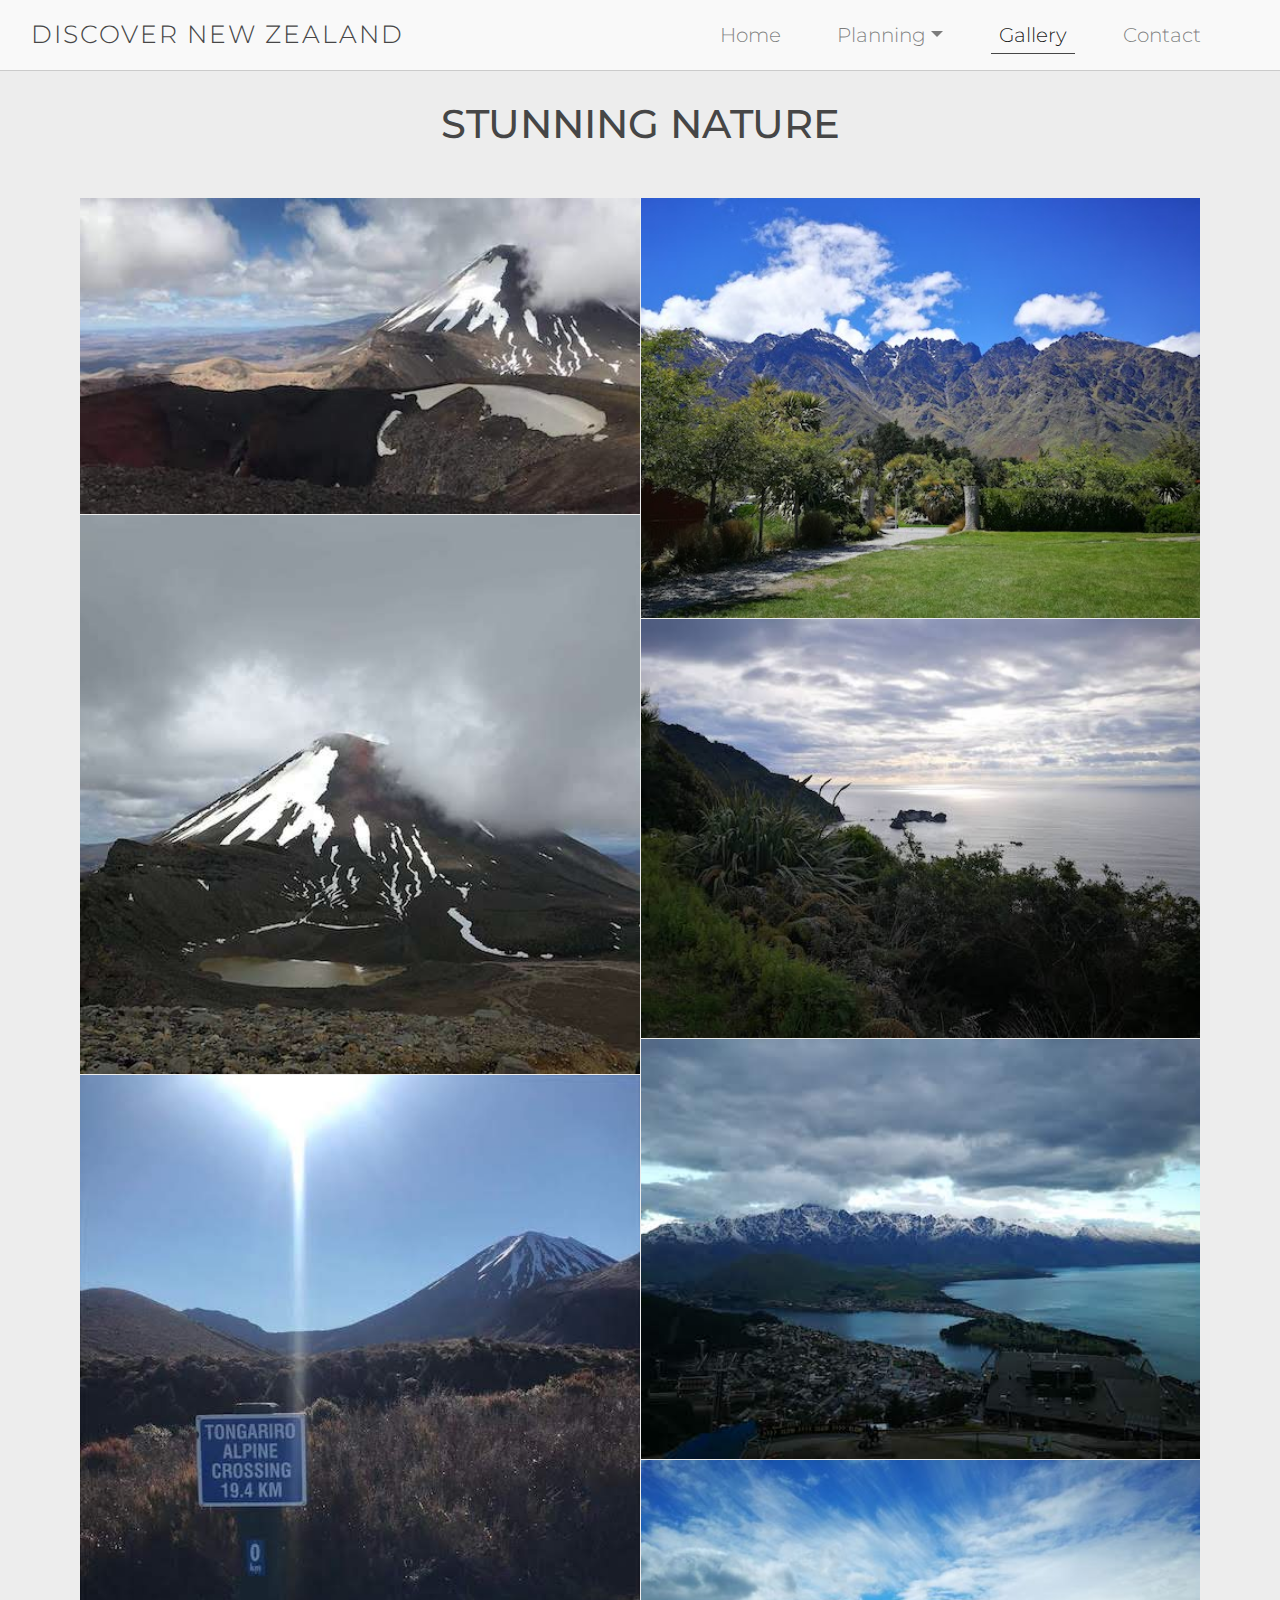
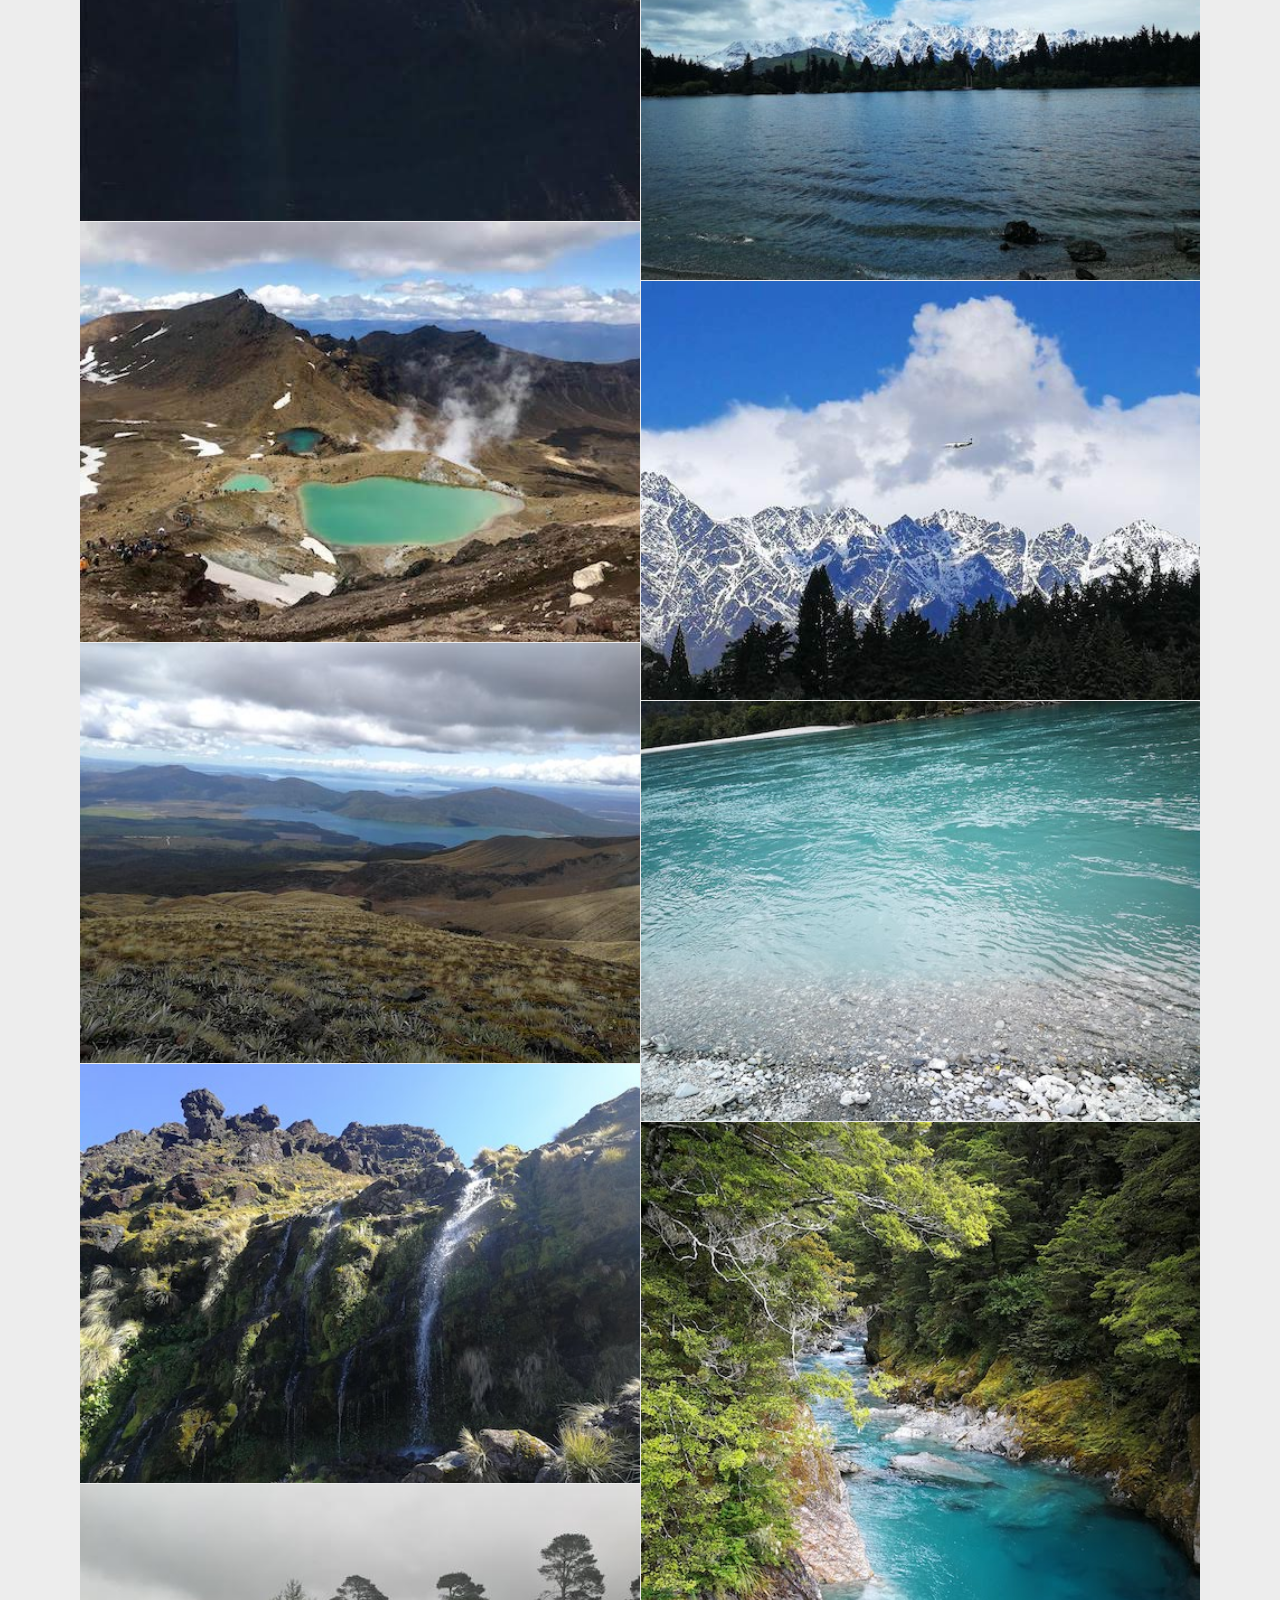
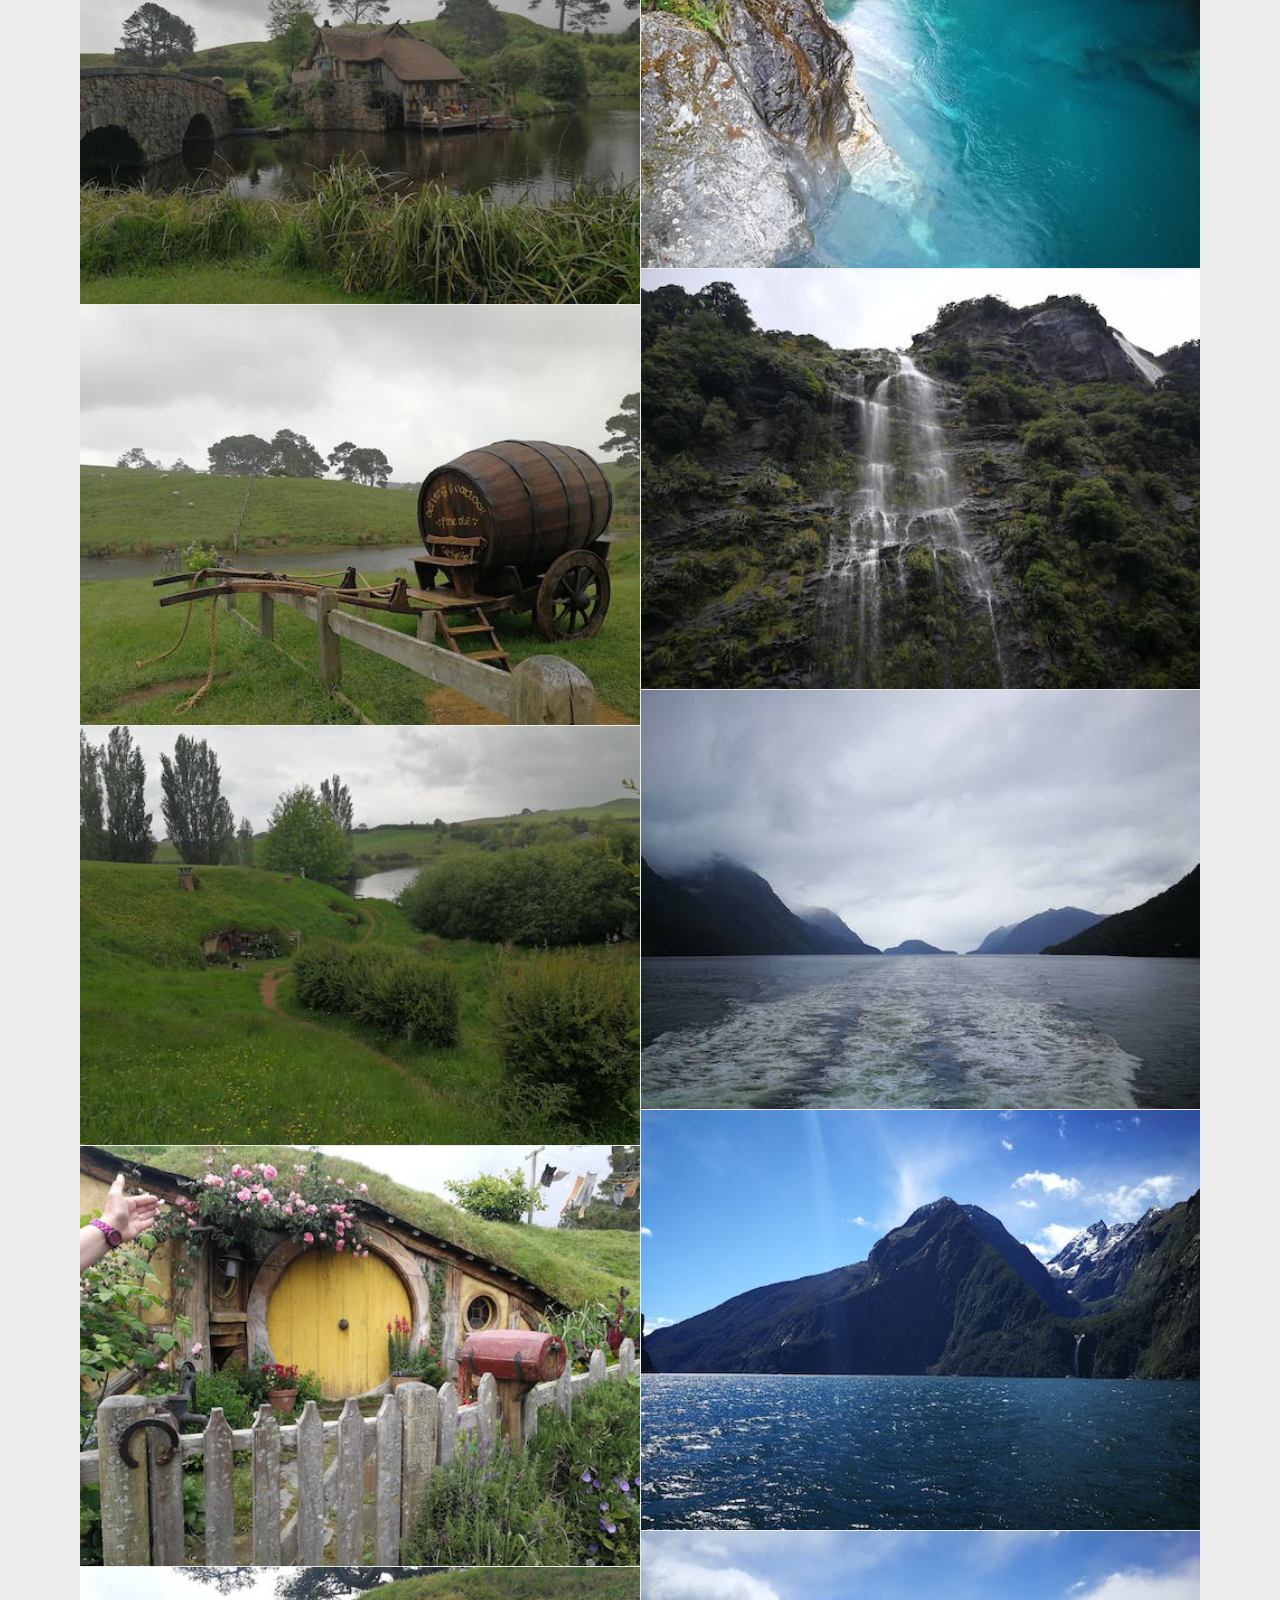
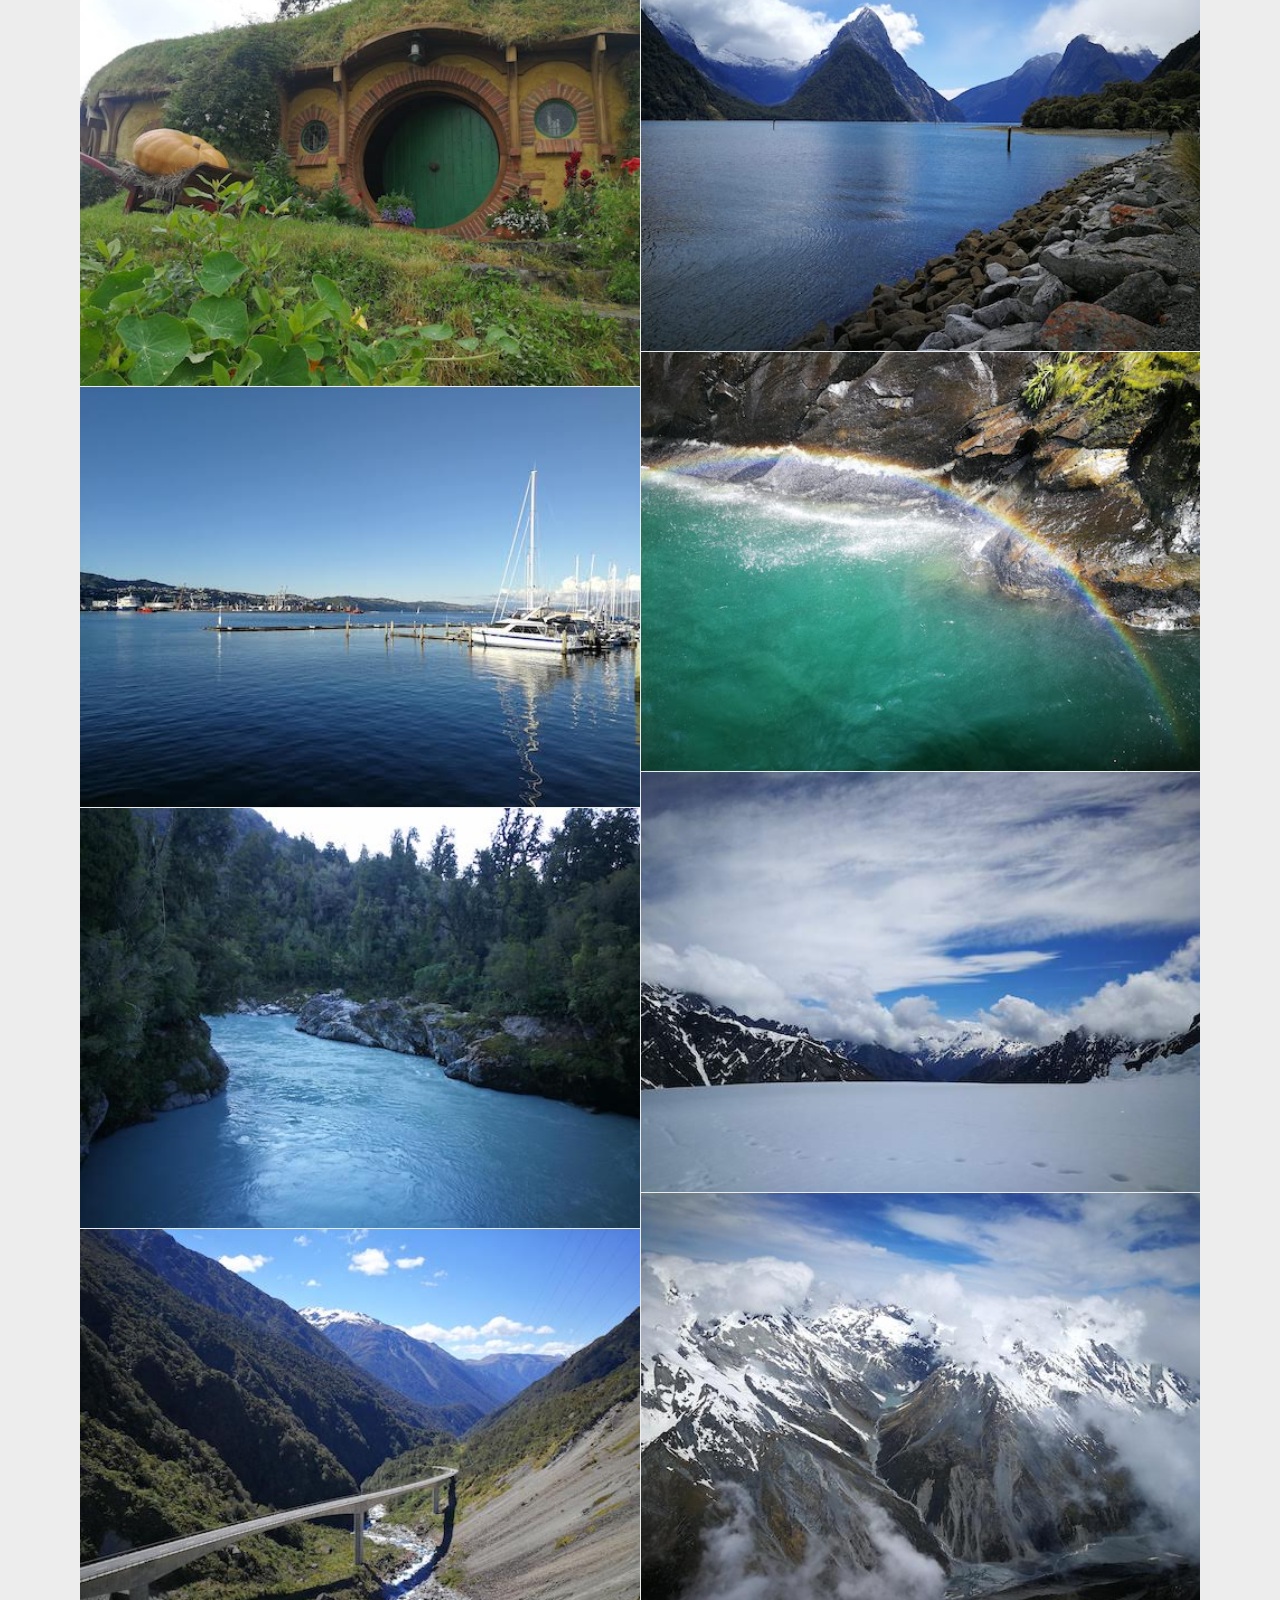
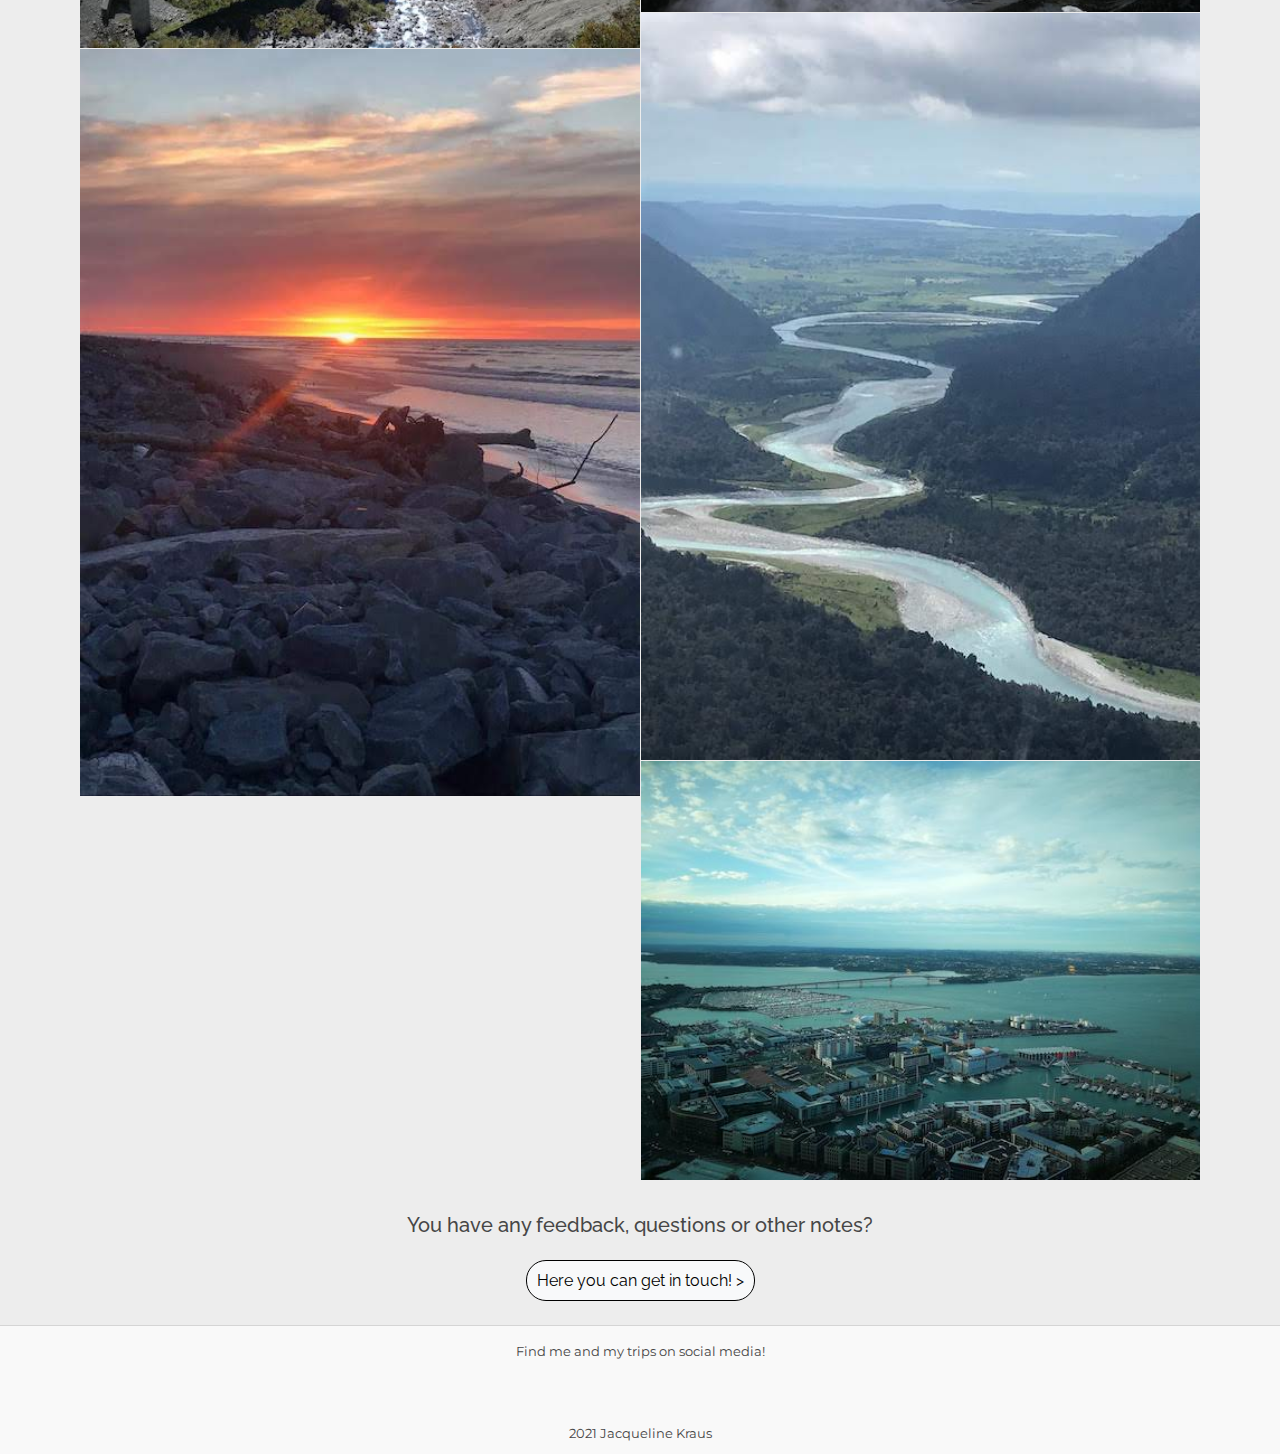
<file: gallery.html>
<!DOCTYPE html>
<html lang="en">
<head>
    <meta charset="UTF-8">
    <meta name="viewport" content="width=device-width, initial-scale=1.0">
    <link rel="stylesheet" href="https://stackpath.bootstrapcdn.com/bootstrap/4.3.1/css/bootstrap.min.css" integrity="sha384-ggOyR0iXCbMQv3Xipma34MD+dH/1fQ784/j6cY/iJTQUOhcWr7x9JvoRxT2MZw1T" crossorigin="anonymous">
    <link rel="stylesheet" href="https://use.fontawesome.com/releases/v5.15.1/css/all.css" integrity="sha384-vp86vTRFVJgpjF9jiIGPEEqYqlDwgyBgEF109VFjmqGmIY/Y4HV4d3Gp2irVfcrp" crossorigin="anonymous">
    <link rel="stylesheet" href="assets/css/style.css" type="text/css">
    <title>Discover New Zealand - Gallery</title>
</head>
<body class="bg-gallery">
    <!--Header, including Logo and Navigationbar (Navigationbar made with Bootstrap)-->
    <header class="fixed-top">
        <nav class="nav navbar navbar-expand-lg navbar-light bg-alabaster">
           <div class="container-fluid">
                <a id="logo" class="navbar-brand" href="index.html">Discover New Zealand</a>
                <button class="navbar-toggler" type="button" data-toggle="collapse" data-target="#navbarNav" aria-controls="navbarNav" aria-expanded="false" aria-label="Toggle navigation">
                    <span class="navbar-toggler-icon"></span>
                </button>
                <div class="collapse navbar-collapse justify-content-end" id="navbarNav">
                    <ul class="navbar-nav">
                        <li class="nav-item">
                            <a class="nav-link" href="index.html">Home</a>
                        </li>
                        <li class="nav-item dropdown">
                            <a class="nav-link dropdown-toggle" data-toggle="dropdown" href="#" role="button" aria-haspopup="true" aria-expanded="false">Planning</a>
                            <div class="dropdown-menu">
                                <a class="dropdown-item first-dd-item" href="route.html">Route</a>
                                <a class="dropdown-item" href="accommodation.html">Accomodation</a>
                                <a class="dropdown-item" href="highlights.html">Highlights</a>
                                <a class="dropdown-item" href="lotr.html">Lord of the rings</a>
                            </div>
                        </li>
                        <li class="nav-item">
                            <a class="nav-link  active" href="gallery.html">Gallery <span class="sr-only">(current)</span></a>
                        </li>
                        <li class="nav-item">
                            <a class="nav-link" href="contact.html">Contact</a>
                        </li>
                    </ul>
                </div>
            </div>
        </nav>
    </header>
    <!-- Headline of the Page -->
        <h1 class="text-uppercase h1-margin">Stunning nature <i class="fab fa-pagelines"></i></h1>
    <!-- Section 1: Image Gallery -->
    <div id="image-gallery">
        <!-- Images -->
        <img src="./assets/images/gallery-images/gallery-tongariro.jpg" alt="Tongariro Nationalpark">
        <img src="./assets/images/gallery-images/gallery-mntdoom.jpg" alt="Mount Doom">
        <img src="./assets/images/gallery-images/gallery-tongariro-2.jpg" alt="Tongariro Nationalpark">
        <img src="./assets/images/gallery-images/gallery-tongariro-3.jpg" alt="Tongariro Nationalpark">
        <img src="./assets/images/gallery-images/gallery-tongariro-4.jpg" alt="Tongariro Nationalpark">
        <img src="./assets/images/gallery-images/gallery-tongariro-5.jpg" alt="Tongariro Nationalpark">
        <img src="./assets/images/gallery-images/gallery-hobbiton.jpg" alt="Hobbiton">
        <img src="./assets/images/gallery-images/gallery-hobbiton-2.jpg" alt="Hobbiton">
        <img src="./assets/images/gallery-images/gallery-hobbiton-3.jpg" alt="Hobbiton">
        <img src="./assets/images/gallery-images/gallery-hobbiton-4.jpg" alt="Hobbiton">
        <img src="./assets/images/gallery-images/gallery-hobbiton-5.jpg" alt="Hobbiton">
        <img src="./assets/images/gallery-images/gallery-wellington.jpg" alt="Wellington">
        <img src="./assets/images/gallery-images/gallery-hokitika.jpg" alt="Hokitika">
        <img src="./assets/images/gallery-images/gallery-hokitika-2.jpg" alt="Hokitika">
        <img src="./assets/images/gallery-images/gallery-hokitika-3.jpg" alt="Hokitika">
        <img src="./assets/images/gallery-images/gallery-mountains.jpg" alt="Mountains in NZ">
        <img src="./assets/images/gallery-images/gallery-nature.jpg" alt="Nature of NZ">
        <img src="./assets/images/gallery-images/gallery-queenstown.jpg" alt="Queenstown">
        <img src="./assets/images/gallery-images/gallery-queenstown-mountains-2.jpg" alt="Queenstown">
        <img src="./assets/images/gallery-images/gallery-queenstown-mountains.jpg" alt="Queenstown">
        <img src="./assets/images/gallery-images/gallery-blue-pools.jpg" alt="Blue Pools">
        <img src="./assets/images/gallery-images/gallery-blue-pools-2.jpg" alt="Blue Pools">
        <img src="./assets/images/gallery-images/gallery-doubtful-sound-2.jpg" alt="Doubtful Sound">
        <img src="./assets/images/gallery-images/gallery-doubtful-sound.jpg" alt="Doubtful Sound">
        <img src="./assets/images/gallery-images/gallery-milford-sound.jpg" alt="Milford Sound">
        <img src="./assets/images/gallery-images/gallery-milford-sound-2.jpg" alt="Milford Sound">
        <img src="./assets/images/gallery-images/gallery-milford-sound-3.jpg" alt="Milford Sound">
        <img src="./assets/images/gallery-images/gallery-glacier.jpg" alt="Franz-Josef Glacier">
        <img src="./assets/images/gallery-images/gallery-glacier-2.jpg" alt="Franz-Josef Glacier">
        <img src="./assets/images/gallery-images/gallery-glacier-3.jpg" alt="Franz-Josef Glacier">
        <img src="./assets/images/gallery-images/gallery-auckland.jpg" alt="Auckland">
    </div>
    <!--Section 2: CTA to go to next page -->
    <section>
        <div class="cta-homepage">
            <h5>You have any feedback, questions or other notes?</h5>
            <br>
            <a href="contact.html">Here you can get in touch! ></a>
        </div>
    </section>  
    <!--Footer with social links and copyright -->
    <footer class="bg-alabaster">
        <div class="container-fluid">
            <div class="row">
                <div class="col text-center">
                    <p>
                        Find me and my trips on social media!
                    </p>
                    <a href="https://www.facebook.com" target="_blank" title="facebook"><i class="fab fa-facebook-square"></i></a>
                    <a href="https://www.instagram.com" target="_blank" title="instagram"><i class="fab fa-instagram"></i></a>
                    <br>
                    <p>
                        <i class="far fa-copyright"></i> 2021 Jacqueline Kraus
                    </p>
                </div>
            </div>
        </div>
    </footer>
    <!--Scripts provided by Bootstrap-->   
    <script src="https://code.jquery.com/jquery-3.2.1.slim.min.js" integrity="sha384-KJ3o2DKtIkvYIK3UENzmM7KCkRr/rE9/Qpg6aAZGJwFDMVNA/GpGFF93hXpG5KkN" crossorigin="anonymous"></script>
    <script src="https://cdnjs.cloudflare.com/ajax/libs/popper.js/1.12.9/umd/popper.min.js" integrity="sha384-ApNbgh9B+Y1QKtv3Rn7W3mgPxhU9K/ScQsAP7hUibX39j7fakFPskvXusvfa0b4Q" crossorigin="anonymous"></script>
    <script src="https://maxcdn.bootstrapcdn.com/bootstrap/4.0.0/js/bootstrap.min.js" integrity="sha384-JZR6Spejh4U02d8jOt6vLEHfe/JQGiRRSQQxSfFWpi1MquVdAyjUar5+76PVCmYl" crossorigin="anonymous"></script>
</body>
</html>
</file>
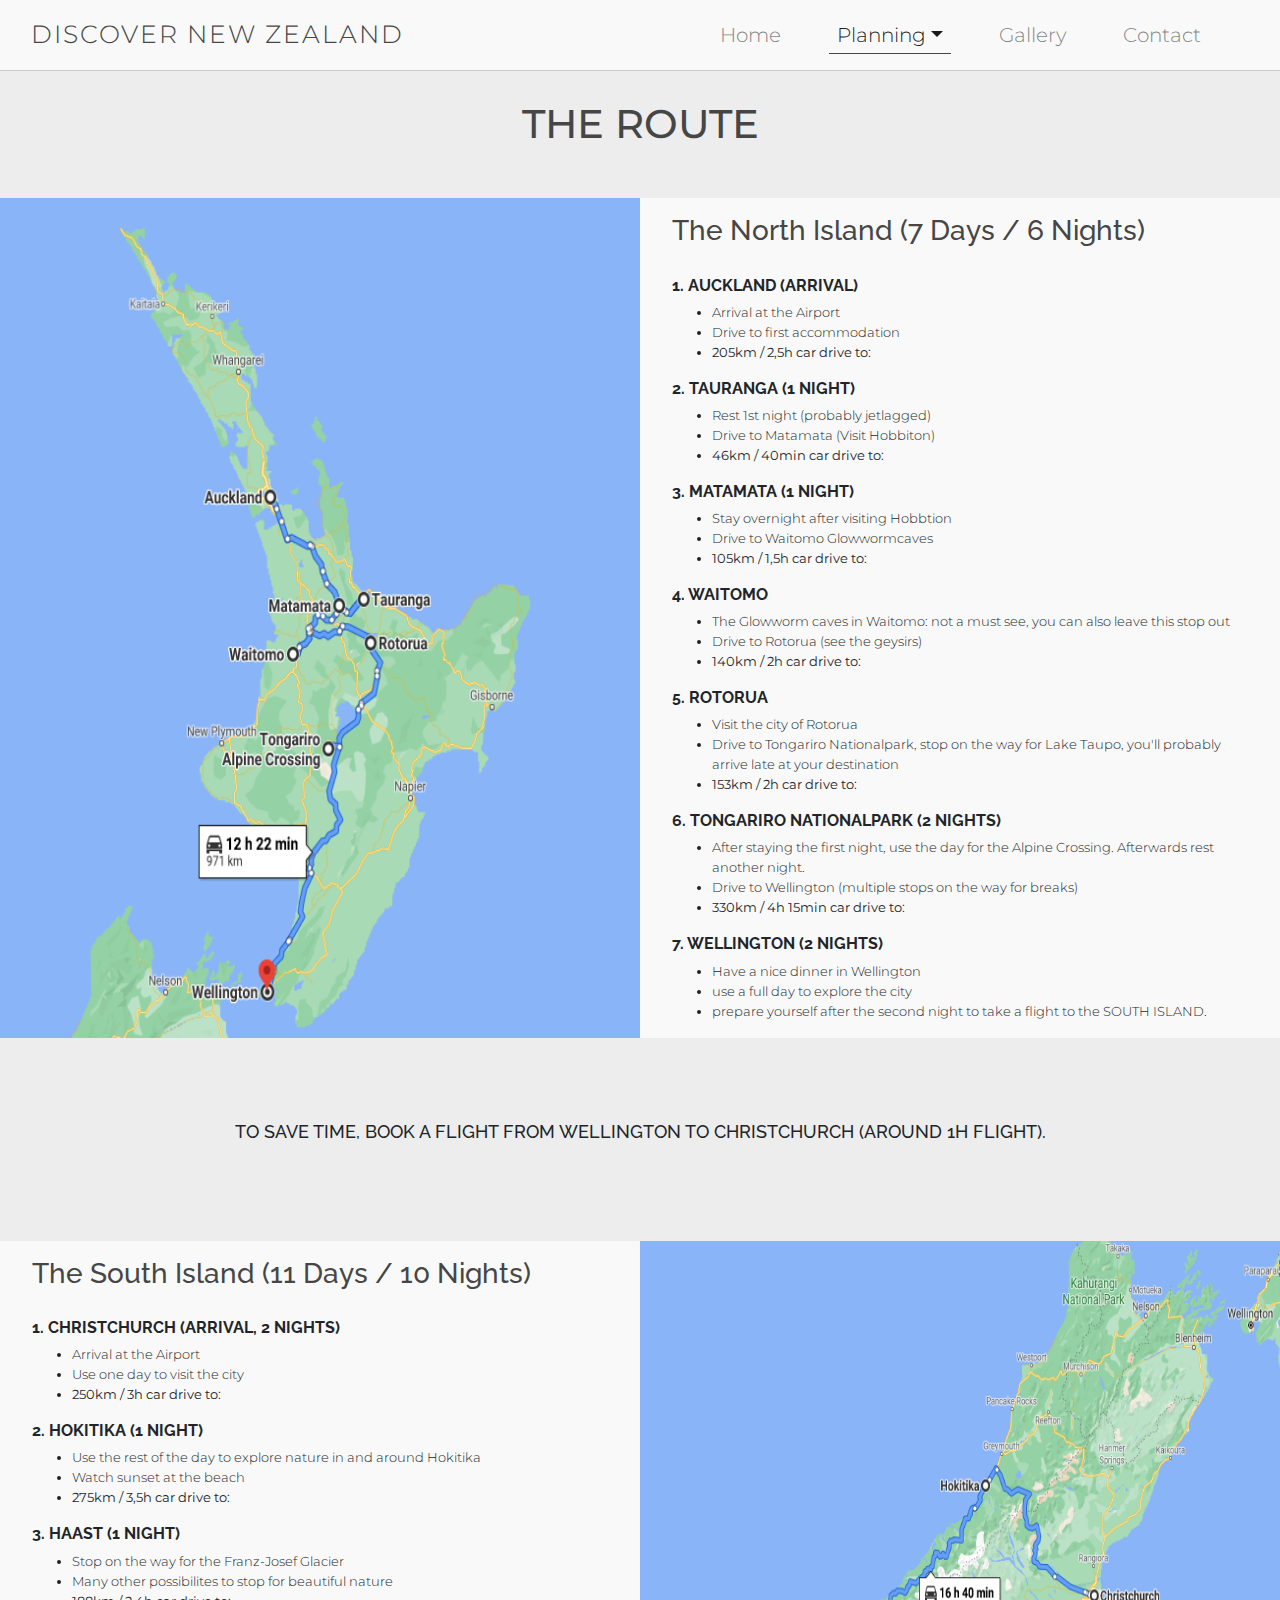
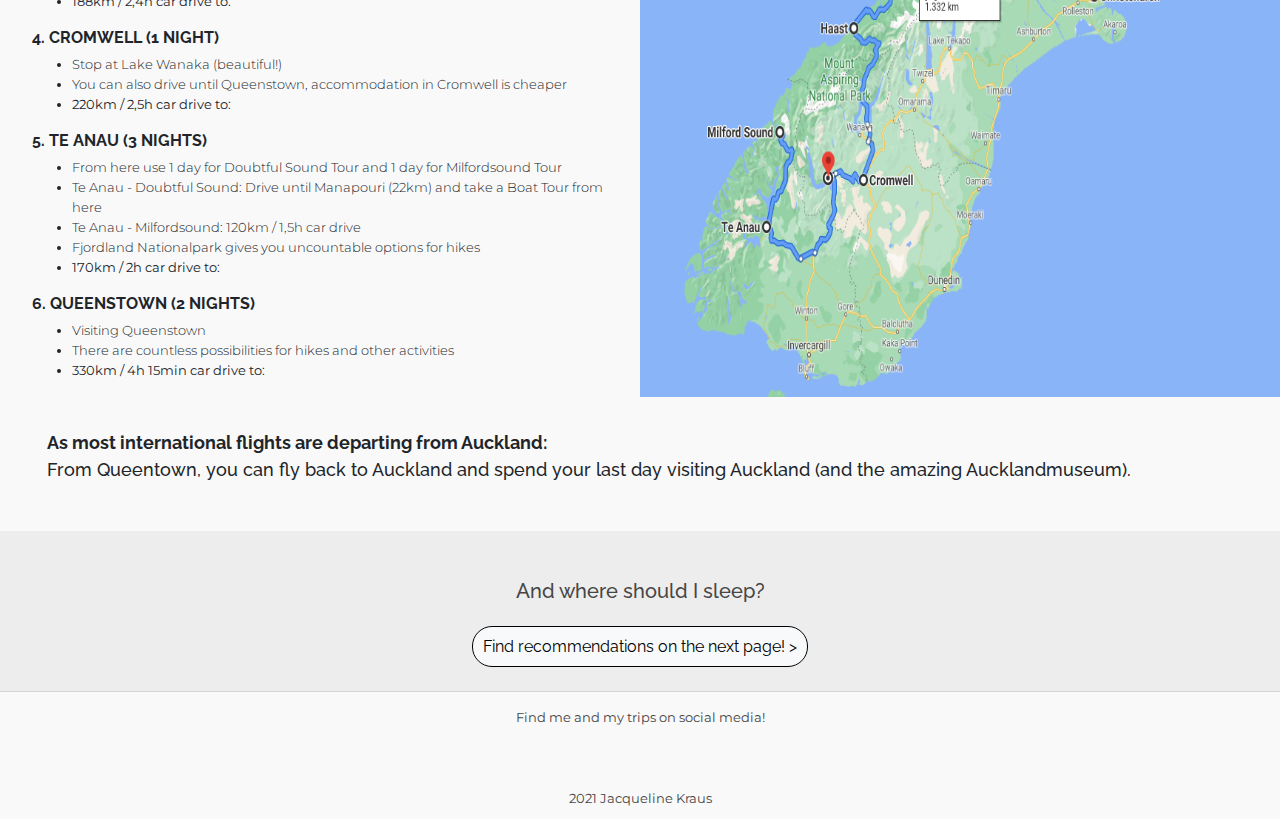
<file: route.html>
<!DOCTYPE html>
<html lang="en">
<head>
    <meta charset="UTF-8">
    <meta name="viewport" content="width=device-width, initial-scale=1.0">
    <link rel="stylesheet" href="https://stackpath.bootstrapcdn.com/bootstrap/4.3.1/css/bootstrap.min.css" integrity="sha384-ggOyR0iXCbMQv3Xipma34MD+dH/1fQ784/j6cY/iJTQUOhcWr7x9JvoRxT2MZw1T" crossorigin="anonymous">
    <link rel="stylesheet" href="https://use.fontawesome.com/releases/v5.15.1/css/all.css" integrity="sha384-vp86vTRFVJgpjF9jiIGPEEqYqlDwgyBgEF109VFjmqGmIY/Y4HV4d3Gp2irVfcrp" crossorigin="anonymous">
    <link rel="stylesheet" href="assets/css/style.css" type="text/css">
    <title>Discover New Zealand - Route</title>
</head>
<body>
    <!--Header, including Logo and Navigationbar (Navigationbar made with Bootstrap)-->
    <header class="fixed-top">
        <nav class="nav navbar navbar-expand-lg navbar-light bg-alabaster">
           <div class="container-fluid">
                <a id="logo" class="navbar-brand" href="index.html">Discover New Zealand</a>
                <button class="navbar-toggler" type="button" data-toggle="collapse" data-target="#navbarNav" aria-controls="navbarNav" aria-expanded="false" aria-label="Toggle navigation">
                    <span class="navbar-toggler-icon"></span>
                </button>
                <div class="collapse navbar-collapse justify-content-end" id="navbarNav">
                    <ul class="navbar-nav">
                        <li class="nav-item">
                            <a class="nav-link" href="index.html">Home</a>
                        </li>
                        <li class="nav-item dropdown">
                            <a class="nav-link dropdown-toggle active" data-toggle="dropdown" href="#" role="button" aria-haspopup="true" aria-expanded="false">Planning</a>
                            <div class="dropdown-menu">
                                <a class="dropdown-item first-dd-item" href="route.html">Route <span class="sr-only">(current)</span></a>
                                <a class="dropdown-item" href="accommodation.html">Accomodation</a>
                                <a class="dropdown-item" href="highlights.html">Highlights</a>
                                <a class="dropdown-item" href="lotr.html">Lord of the rings</a>
                            </div>
                        </li>
                        <li class="nav-item">
                            <a class="nav-link" href="gallery.html">Gallery</a>
                        </li>
                        <li class="nav-item">
                            <a class="nav-link" href="contact.html">Contact</a>
                        </li>
                    </ul>
                </div>
            </div>
        </nav>
    </header>
    <!-- Section 1: Image of Route & text about stops for North Island and South Island-->
    <section>
        <div class="text-center h1-margin">
            <h1 class="text-uppercase">The Route <i class="fas fa-map-marker-alt"></i></h1>
        </div>
        <div class="container-fluid bg-alabaster margin-bottom-top">
            <div class="row">
                <!-- Screenshot of the North Island and Google Maps Link (with all stops preseleceted)-->
                <div class="col-lg-6 no-padding">
                    <a href="https://www.google.de/maps/dir/Auckland,+Neuseeland/Tauranga,+Neuseeland/Matamata,+Neuseeland/Waitomo,+Neuseeland/Rotorua,+Neuseeland/Tongariro+Alpine+Crossing,+Manawatu-Wanganui,+Neuseeland/Wellington,+New+Zealand/@-38.3346313,173.9323762,6.63z/data=!4m44!4m43!1m5!1m1!1s0x6d0d47fb5a9ce6fb:0x500ef6143a29917!2m2!1d174.7644881!2d-36.8508827!1m5!1m1!1s0x6d6e76e77bd464e5:0x500ef6143a39926!2m2!1d176.1220183!2d-37.7475768!1m5!1m1!1s0x6d6c4e27e17a16a9:0x500ef6143a2e1b0!2m2!1d175.7709978!2d-37.8084687!1m5!1m1!1s0x6d6cb7b215429a03:0x500ef6143a316b0!2m2!1d175.1113208!2d-38.2606874!1m5!1m1!1s0x6d6e983d82f6b22b:0x500ef6143a39931!2m2!1d176.2377669!2d-38.1445987!1m5!1m1!1s0x6d6ba849ca86fee9:0x9058c6bd759e6706!2m2!1d175.6486843!2d-39.1009235!1m5!1m1!1s0x6d38b1fc49e974cb:0xa00ef63a213b470!2m2!1d174.7787463!2d-41.2923814!3e0" target="_blank">
                        <img class="img-route" src="./assets/images/map-north-island.png" alt="Map North Island" title="Map of North Island">
                    </a>
                </div>
                <!-- Explanation of Stops on the North Island-->
                <div class="col-lg-6 route-style">
                    <h3> The North Island (7 Days / 6 Nights)</h3>
                    <br>
                    <div>
                        <h6 class="text-uppercase">1. Auckland (Arrival)</h6>
                        <div>
                            <ul>
                                <li>Arrival at the Airport</li>
                                <li>Drive to first accommodation</li>
                                <li><b>205km / 2,5h car drive to:</b></li>
                            </ul>
                        </div>
                    </div>
                    <div>
                        <h6 class="text-uppercase">2. Tauranga (1 Night)</h6>
                        <div>
                            <ul>
                                <li>Rest 1st night (probably jetlagged)</li>
                                <li>Drive to Matamata (Visit Hobbiton)</li>
                                <li><b>46km / 40min car drive to:</b></li>
                            </ul>
                        </div>
                    </div>
                    <div>
                        <h6 class="text-uppercase">3. Matamata (1 Night)</h6>
                        <div>
                            <ul>
                                <li>Stay overnight after visiting Hobbtion</li>
                                <li>Drive to Waitomo Glowwormcaves</li>
                                <li><b>105km / 1,5h car drive to:</b></li>
                            </ul>
                        </div>
                    </div>
                    <div>
                        <h6 class="text-uppercase">4. Waitomo</h6>
                        <div>
                            <ul>
                                <li>The Glowworm caves in Waitomo: not a must see, you can also leave this stop out</li>
                                <li>Drive to Rotorua (see the geysirs)</li>
                                <li><b>140km / 2h car drive to:</b></li>
                            </ul>
                        </div>
                    </div>
                    <div>
                        <h6 class="text-uppercase">5. Rotorua</h6>
                        <div>
                            <ul>
                                <li>Visit the city of Rotorua</li>
                                <li>Drive to Tongariro Nationalpark, stop on the way for Lake Taupo, you'll probably arrive late at your destination</li>
                                <li><b>153km / 2h car drive to:</b></li>
                            </ul>
                        </div>
                    </div>
                    <div>
                        <h6 class="text-uppercase">6. Tongariro Nationalpark (2 Nights)</h6>
                        <div>
                            <ul>
                                <li>After staying the first night, use the day for the Alpine Crossing. Afterwards rest another night.</li>
                                <li>Drive to Wellington (multiple stops on the way for breaks)</li>
                                <li><b>330km / 4h 15min car drive to:</b></li>
                            </ul>
                        </div>
                    </div>
                    <div>
                        <h6 class="text-uppercase">7. Wellington (2 Nights)</h6>
                        <div>
                            <ul>
                                <li>Have a nice dinner in Wellington</li>
                                <li>use a full day to explore the city</li>
                                <li>prepare yourself after the second night to take a flight to the SOUTH ISLAND.</li>
                            </ul>
                        </div>
                    </div>
                </div>
            </div>
        </div>
        <div class="route-p-style">
            <p class="text-center text-uppercase">
                To save time, book a flight from Wellington to Christchurch (around 1h flight).
            </p>
        </div>
        <div class="container-fluid bg-alabaster margin-bottom-top">
            <div class="row">
                <!-- Screenshot of the South Island and Google Maps Link (with all stops preseleceted)-->
                <div class="col-lg-6 order-lg-12 no-padding">
                    <a href="https://www.google.de/maps/dir/Christchurch,+Neuseeland/Hokitika,+Neuseeland/Haast,+Neuseeland/Cromwell,+Neuseeland/Te+Anau,+Neuseeland/Milford+Sound,+Neuseeland/Queenstown,+Neuseeland/@-43.9522648,168.5241054,6.99z/data=!4m44!4m43!1m5!1m1!1s0x6d322f4863c5ed01:0x500ef8684799945!2m2!1d172.6305589!2d-43.5320214!1m5!1m1!1s0x6d2f3b171045bf73:0x500ef8684797780!2m2!1d170.9683049!2d-42.7156909!1m5!1m1!1s0x6cd59d256cd89b67:0x500ef86847972d0!2m2!1d169.0455609!2d-43.8600155!1m5!1m1!1s0xa9d52b1454d25e3b:0x500ef8684796850!2m2!1d169.1955689!2d-45.0459401!1m5!1m1!1s0xa9d46d2095665e6b:0x500ef868479b450!2m2!1d167.7180426!2d-45.4144293!1m5!1m1!1s0xa9d60bbf3c7ff175:0x500ef8684798ea0!2m2!1d167.9261669!2d-44.6716487!1m5!1m1!1s0xa9d51df1d7a8de5f:0x500ef868479a600!2m2!1d168.6615141!2d-45.0301511!3e0" target="_blank">
                        <img class="img-route" src="./assets/images/map-south-island.png" alt="Map South Island" title="Map of South Island">
                    </a>
                </div>
                <!-- Explanation of Stops on the South Island-->
                <div class="col-lg-6 route-style">
                    <h3> The South Island (11 Days / 10 Nights)</h3>
                    <br>
                    <div>
                        <h6 class="text-uppercase">1. Christchurch (Arrival, 2 Nights)</h6>
                        <div>
                            <ul>
                                <li>Arrival at the Airport</li>
                                <li>Use one day to visit the city</li>
                                <li><b>250km / 3h car drive to:</b></li>
                            </ul>
                        </div>
                    </div>
                    <div>
                        <h6 class="text-uppercase">2. Hokitika (1 Night)</h6>
                        <div>
                            <ul>
                                <li>Use the rest of the day to explore nature in and around Hokitika</li>
                                <li>Watch sunset at the beach</li>
                                <li><b>275km / 3,5h car drive to:</b></li>
                            </ul>
                        </div>
                    </div>
                    <div>
                        <h6 class="text-uppercase">3. Haast (1 Night)</h6>
                        <div>
                            <ul>
                                <li>Stop on the way for the Franz-Josef Glacier</li>
                                <li>Many other possibilites to stop for beautiful nature</li>
                                <li><b>188km / 2,4h car drive to:</b></li>
                            </ul>
                        </div>
                    </div>
                    <div>
                        <h6 class="text-uppercase">4. Cromwell (1 Night)</h6>
                        <div>
                            <ul>
                                <li>Stop at Lake Wanaka (beautiful!)</li>
                                <li>You can also drive until Queenstown, accommodation in Cromwell is cheaper</li>
                                <li><b>220km / 2,5h car drive to:</b></li>
                            </ul>
                        </div>
                    </div>
                    <div>
                        <h6 class="text-uppercase">5. Te Anau (3 Nights)</h6>
                        <div>
                            <ul>
                                <li>From here use 1 day for Doubtful Sound Tour and 1 day for Milfordsound Tour</li>
                                <li>Te Anau - Doubtful Sound: Drive until Manapouri (22km) and take a Boat Tour from here</li>
                                <li>Te Anau - Milfordsound: 120km / 1,5h car drive</li>
                                <li>Fjordland Nationalpark gives you uncountable options for hikes</li>
                                <li><b>170km / 2h car drive to:</b></li>
                            </ul>
                        </div>
                    </div>
                    <div>
                        <h6 class="text-uppercase">6. Queenstown (2 Nights)</h6>
                        <div>
                            <ul>
                                <li>Visiting Queenstown</li>
                                <li>There are countless possibilities for hikes and other activities</li>
                                <li><b>330km / 4h 15min car drive to:</b></li>
                            </ul>
                        </div>
                    </div>
                </div>    
            </div>
            <div class="route-p-style">
            <p>
                <b>As most international flights are departing from Auckland:
                </b><br>From Queentown, you can fly back to Auckland and spend your last day visiting Auckland (and the amazing Aucklandmuseum).
            </p>
            </div>
        </div>
    </section>
    <!--Section 2: CTA to go to next page -->
    <section>
        <div class="cta-homepage">
            <h5>And where should I sleep?</h5>
            <br>
            <a href="accommodation.html">Find recommendations on the next page! ></a>
        </div>
    </section>
    <!--Footer with social links and copyright -->
    <footer class="bg-alabaster">
        <div class="container-fluid">
            <div class="row">
                <div class="col text-center">
                    <p>
                        Find me and my trips on social media!
                    </p>
                    <a href="https://www.facebook.com" target="_blank" title="facebook"><i class="fab fa-facebook-square"></i></a>
                    <a href="https://www.instagram.com" target="_blank" title="instagram"><i class="fab fa-instagram"></i></a>
                    <br>
                    <p>
                        <i class="far fa-copyright"></i> 2021 Jacqueline Kraus
                    </p>
                </div>
            </div>
        </div>
    </footer>
    <!--Scripts provided by Bootstrap-->   
    <script src="https://code.jquery.com/jquery-3.2.1.slim.min.js" integrity="sha384-KJ3o2DKtIkvYIK3UENzmM7KCkRr/rE9/Qpg6aAZGJwFDMVNA/GpGFF93hXpG5KkN" crossorigin="anonymous"></script>
    <script src="https://cdnjs.cloudflare.com/ajax/libs/popper.js/1.12.9/umd/popper.min.js" integrity="sha384-ApNbgh9B+Y1QKtv3Rn7W3mgPxhU9K/ScQsAP7hUibX39j7fakFPskvXusvfa0b4Q" crossorigin="anonymous"></script>
    <script src="https://maxcdn.bootstrapcdn.com/bootstrap/4.0.0/js/bootstrap.min.js" integrity="sha384-JZR6Spejh4U02d8jOt6vLEHfe/JQGiRRSQQxSfFWpi1MquVdAyjUar5+76PVCmYl" crossorigin="anonymous"></script>
</body>
</html>
</file>
<file: assets/css/style.css>
@import url('https://fonts.googleapis.com/css?family=Montserrat:100,200,300,400,500,600,700|Raleway:100,200,300,400,500,600,700');

/*-- Header Style --*/

header {
    margin: 0;
    border-bottom: 1px solid rgba(70, 70, 70, 0.2);
}

/*--- Footer Style --*/

footer {
    color: #464646;
    padding-right: 10px 15px;
    width: 100%;
    border-top: 1px solid rgba(70, 70, 70, 0.2);
}

footer p {
    font-size: 13px;
    font-family: 'Montserrat', sans-serif;
    margin-top: 1rem;
    margin-bottom: 0.5rem;
}

footer i {
    color: #464646;
    font-size: 20px;
}

/*-- Body/Body Elements Style --*/

body {
    background-color: #ededed;
}

p {
    font-family: 'Raleway', sans-serif;
}

hr {
    margin-right: 5rem;
    margin-left: 5rem;
}

a {
    text-decoration: none;
    color: #464646;
}

table a:hover {
    color: #464646;
    font-weight: 600;
}

/*-- Headlines Style --*/

h1 {
    text-align: center;
    font-family: 'Montserrat', sans-serif;
    color: #464646;
}

h3 {
    font-family: 'Raleway', sans-serif;
    color: #464646;
}

h5 {
    font-family: 'Raleway', sans-serif;
    color: #464646;
}

/*-- Alignments --*/

.text-center {
    text-align: center;
}

.h1-margin {
    margin-top: 100px;
    margin-bottom: 50px;
}

.margin-bottom-top {
    margin-top: 3rem;
    margin-bottom: 3rem;
}

.no-padding {
    padding: 0;
}

/*-- Colors --*/

.bg-alabaster {
    background-color: #f9f9f9;
}

.bg-page-header-img {
    background-size: cover;
    background-repeat: no-repeat;
    background-position: center;
    height: auto;
}

/*-- Logo --*/

#logo {
    color: #464646;
    text-transform: uppercase;
    font-family: 'Montserrat', sans-serif;
    font-size: 25px;
    margin-top: 1rem;
    margin-bottom: 1rem;
    margin-right: 50px;
    margin-left: 0px;
    text-align: left;
    letter-spacing: 2px;
    padding: 0;
}

/*-- Navigation Bar Style --*/

.navbar-nav {
    padding-left: 0;
    margin-bottom: 0;
    list-style: none;
    text-align: right;
}

.dropdown-menu {
    top: 100%;
    left: 0;
    min-width: 10rem;
    padding: .5rem 0;
    margin: .125rem 0 0;
    font-size: 1rem;
    color: #464646;
    text-align: center;
    list-style: inside;
    background-color: #f8f9fa;
    background-clip: padding-box;
    border: none;
}

.dropdown-menu:hover {
    background-color: #f9f9f9;
    color: #464646;
}

.nav-item {
    padding-right: 40px;
}

.nav {
    font-family: 'Montserrat', sans-serif;
    font-size: 20px;
    font-weight: 300;
}

.navbar {
    padding-top: 0;
    padding-bottom: 0;
    }

.nav-link {
    padding-right: 50px;
    color: #464646;
}

.active {
    border-bottom: 1px solid #464646;
    padding-bottom: 3px;
}

/*-- CTA --*/

.cta-homepage {
    text-align: center;
    font-family: 'Raleway', sans-serif;
    margin-bottom: 2rem;
    margin-top: 2rem;
}

.cta-homepage a {
    border: solid black 1px;
    border-radius: 20px;
    padding: 10px;
    color: black;
    background-color: #f8f9fa;
    text-decoration: none;
}

/* -- index.html --*/

.bg-heroimage {
    background-image: url('/MS1-Discover-NZ/assets/images/heroimage.jpg');
    background-color: black;
    background-size: cover;
    background-repeat: no-repeat;
    background-position: center top;
    width: 100%;
    height: auto;
    margin-top: 60px;
}

.info-box-2 {
    margin: 0 10rem;
    color: #464646;
    padding: 40px 80px;
    display: block;
    position: relative;
}

.info-box-2 h3{
    text-align: center;
}

.section-menu-route {
    background-image: url('/MS1-Discover-NZ/assets/images/route.jpg');
    background-color: black;
}

.section-menu-accommodation {
    background-image: url('/MS1-Discover-NZ/assets/images/accommodation.jpg');
    background-color: black;
}

.section-menu-lotr {
    background-image: url('/MS1-Discover-NZ/assets/images/lotr.jpg');
    background-color: black;
}

.section-menu-gallery {
    background-image: url('/MS1-Discover-NZ/assets/images/gallery.jpg');
    background-color: black;
}

.selector-bg {
    background-position: center;
    background-size: cover;
    width: 100%;
    height: 250px;    
    opacity: 0.9;
}

.selector-bg h3 {
    position: relative;
    top: 50%;
    font-size: 1.5rem;
    font-weight: 400;
    color: #464646;
    border: 1px solid #464646;
    padding: 2px 1px;
    margin-left: 5px;
    margin-right: 5px;
    background-color: rgba(248,249,250, 0.7);
}

/*-- route.html --*/

.img-route {
    width: 100%;
    height: 100%;
}

.route-style {
    font-family: 'Montserrat', sans-serif;
    font-weight: 300;
    padding: 1rem 2rem 0 2rem;
    font-size: smaller;
    width: 500px;
}

.route-style h6 {
    font-family: 'Raleway', sans-serif;
    font-weight: 700;
}

.route-p-style {
    padding: 2rem;
    font-weight: 500;
    font-size: large;
}

/*-- accommodation.html --*/

.tips-list {
    border: solid #fff 1px;
    border-radius: 20px;
    margin: 20px 10px;
    display: block;
    max-width: 600px;
    font-family: 'Raleway', sans-serif;
    background-color: rgb(248,249,250, 0.8);
    padding: 1rem;
    font-weight: 500;
}

.recommend-list {
    margin: 40px 100px 0 100px;
    display: block;
    font-family: 'Raleway', sans-serif;
    padding: 1rem;
    font-weight: 500;
}

.recommend-list p {
    font-weight: 300;
}

.tips-list li {
    margin-top: 5px;
}

/*-- highlights.html --*/

.bg-highlights {
    background-image: url('/MS1-Discover-NZ/assets/images/tongariro-vulcano.jpg');
    background-color: black;
    margin-bottom: 20px;
}

.highlights-img-style {
    max-width: 100%;
    height: auto;
    margin-bottom: 20px;
}

.highlights-style {
    font-family: 'Montserrat', sans-serif;
    font-weight: 400;
    font-size: 16px;
    line-height: 2em;
    text-decoration: none;
    color: black;
    padding: 2rem 2rem 1rem 2rem;
}

.highlights-style h3 {
    text-transform: uppercase;
    font-family: 'Montserrat', sans-serif;
    padding-bottom: 1rem;
}

.highlights-style a {
    color: #464646;
}

/*-- contact.html --*/

.contact-h5-style {
    font-weight: 400;
}

.contact-form {
    border: 1px solid white;
    padding: 10px;
    color: black;
    border-radius: 20px;
    background-color: rgba(248,249,250, 0.7);
    font-family: 'Raleway', sans-serif;
    font-weight: 500;
}

.bg-contact {
    background-image: url('/MS1-Discover-NZ//assets/images/bg-contact.jpg');
    background-size: cover;
    background-repeat: no-repeat;
    background-position: center;
    opacity: 0.9;
    height: auto;
    width: 100%;
    padding-bottom: 5rem;
}

.btn:hover {
    background-color: #8f999f;
    color: white;
    border: solid #DCDCE4 1px;
    opacity: 1;
}

/*-- gallery.html --*/

#image-gallery {
    clear: both;
    line-height: 0;
    column-count: 2;
    column-gap: 1px;
    margin-right: 80px;
    margin-left: 80px;
}

#image-gallery img {
    width: 100%;
    margin-bottom: 1px;
}

/*-- lotr.html --*/

.lotr-h1-margin {
    margin-top: 100px;
    margin-bottom: 25px;
}

.h6-lotr {
    margin: 2rem 9rem;
    font-family: 'Raleway', sans-serif;
    color: #464646;
    font-weight: 200;
}

.bg-mordor {
    background-image: url('/MS1-Discover-NZ/assets/images/lotr/lotr-mtdoom.jpg');
    background-color: black;
    margin-bottom: 5px;
}

.bg-hobbiton {
    background-image: url('/MS1-Discover-NZ/assets/images/lotr/lotr-hobbiton.jpg');
    background-color: black;
    margin-bottom: 5px;
}

.bg-isengard {
    background-image: url('/MS1-Discover-NZ/assets/images/lotr/lotr-isengard.jpg');
    background-color: black;
    margin-bottom: 5px;
}

.bg-anduin {
    background-image: url('/MS1-Discover-NZ/assets/images/lotr/lotr-anduin.jpg');
    background-color: black;
    margin-bottom: 5px;
}

.bg-ithilien {
    background-image: url('/MS1-Discover-NZ/assets/images/lotr/lotr-ithilien.jpg');
    background-color: black;
    margin-bottom: 5px;
}

.content-style-lotr {
    border: solid #fff 1px;
    border-radius: 20px;
    margin: 60px 30px;
    display: block;
    max-width: 600px;
    font-family: 'Raleway', sans-serif;
    background-color: rgb(248,249,250, 0.6);
    padding: 1rem;
    font-weight: 500;
    color: black;
    text-shadow: 0px 0px 4px #FFF;
}

.content-style-lotr h3 {
    color: black;
}

.content-style-lotr a {
    color: #464646;
}

/*-- Media Queries Mobile (max-width: 600px) --*/

@media only screen and (max-width: 600px) {
   h1 {
       font-size: 25px;
   }

   h3 {
       font-size: 1.5rem;
       font-weight: 600;
   }

    .h1-margin {
    margin-top: 85px;
    margin-bottom: 50px;
    }
   
    #logo {
    font-size: 12px;
    font-weight: 600;
    margin-right: 20px;
    }
   
    .dropdown-menu {
    top: 100%;
    left: 0;
    z-index: 1000;
    min-width: 10rem;
    padding: 0;
    margin: 0;
    font-size: 1rem;
    color: #212529;
    text-align: right;
    list-style: none;
    background-color: transparent;
    background-clip: padding-box;
    border: none;
    }

    .dropdown-item {
        padding-bottom: 2px;
        text-decoration: underline;
        font-size: 14px;
        margin-top: 7px;
    }

    .nav-item {
        font-size: 14px;
    }
    
    .first-dd-item {
        margin-top: 0;
    }

    .cta-homepage a {
        font-size: 10px;
    }

    .bg-heroimage {
        height: auto;
        margin-top: 0;
    }

    .info-box {
    margin: 80px 20px;
    color: #464646;
    padding: 1rem;
    border: solid #fff 1px;
    border-radius: 20px;
    text-align: center;
    display: block;
    font-family: 'Montserrat', sans-serif;
    position: relative;
    background-color: rgb(248,249,250, 0.7)
    }

    .info-box-2 {
    margin: 2rem 1rem 0 1rem;
    padding: 1rem;
    text-align: justify;
    }

    .contact-form {
        margin-right: 2rem;
        margin-left: 2rem;
    }

    #image-gallery {
        clear: both;
        column-count: 1;
        column-gap: 1px;
        row-gap: 1px;
        margin-top: 50px;
        margin-right: 10px;
        margin-left: 10px;
    }

    #image-gallery img {
        width: 100%;
    }

    .h6-lotr {
        margin: 0 2rem 1rem 2rem;
    }

    .content-style-lotr {
        font-size: smaller;
    }

    .cta-homepage {
        margin: 2rem;
    }
}

/*-- Media Queries Desktop (min-width: 600px)s --*/

@media only screen and (min-width: 600px) {
    .info-box {
        margin: 5rem 10rem;
        color: #464646;
        padding: 2rem 2rem 0 2rem;
        border: solid rgb(248,249,250) 1px;
        border-radius: 20px;
        display: block;
        font-size: 18px;
        position: relative;
        background-color: rgba(248,249,250, 0.8)
    }

    .info-box h1 {
        font-family: 'Montserrat', sans-serif;
        font-size: 40px;
        text-transform: uppercase;
        font-weight: 500;
        text-align: center;
        color: #464646;
    }

    .info-box p {
        font-family: 'Montserrat', sans-serif;
        font-weight: 300;
        line-height: 2rem;
        color: #464646;
    }

    .contact-form {
        margin-right: 15rem;
        margin-left: 15rem;
    }

    .contact-h5-margin {
        margin-left: 15rem;
        margin-right: 15rem;
    }
}

/*-- EXTERNAL SOURCES --*/

/*-- copied from hover.css (https://ianlunn.github.io/Hover/) --*/

.hvr-grow {
  display: inline-block;
  vertical-align: middle;
  -webkit-transform: perspective(1px) translateZ(0);
  transform: perspective(1px) translateZ(0);
  box-shadow: 0 0 1px rgba(0, 0, 0, 0);
  -webkit-transition-duration: 0.3s;
  transition-duration: 0.3s;
  -webkit-transition-property: transform;
  transition-property: transform;
}

.hvr-grow:hover, .hvr-grow:focus, .hvr-grow:active {
  -webkit-transform: scale(1.1);
  transform: scale(1.1);
}
</file>
